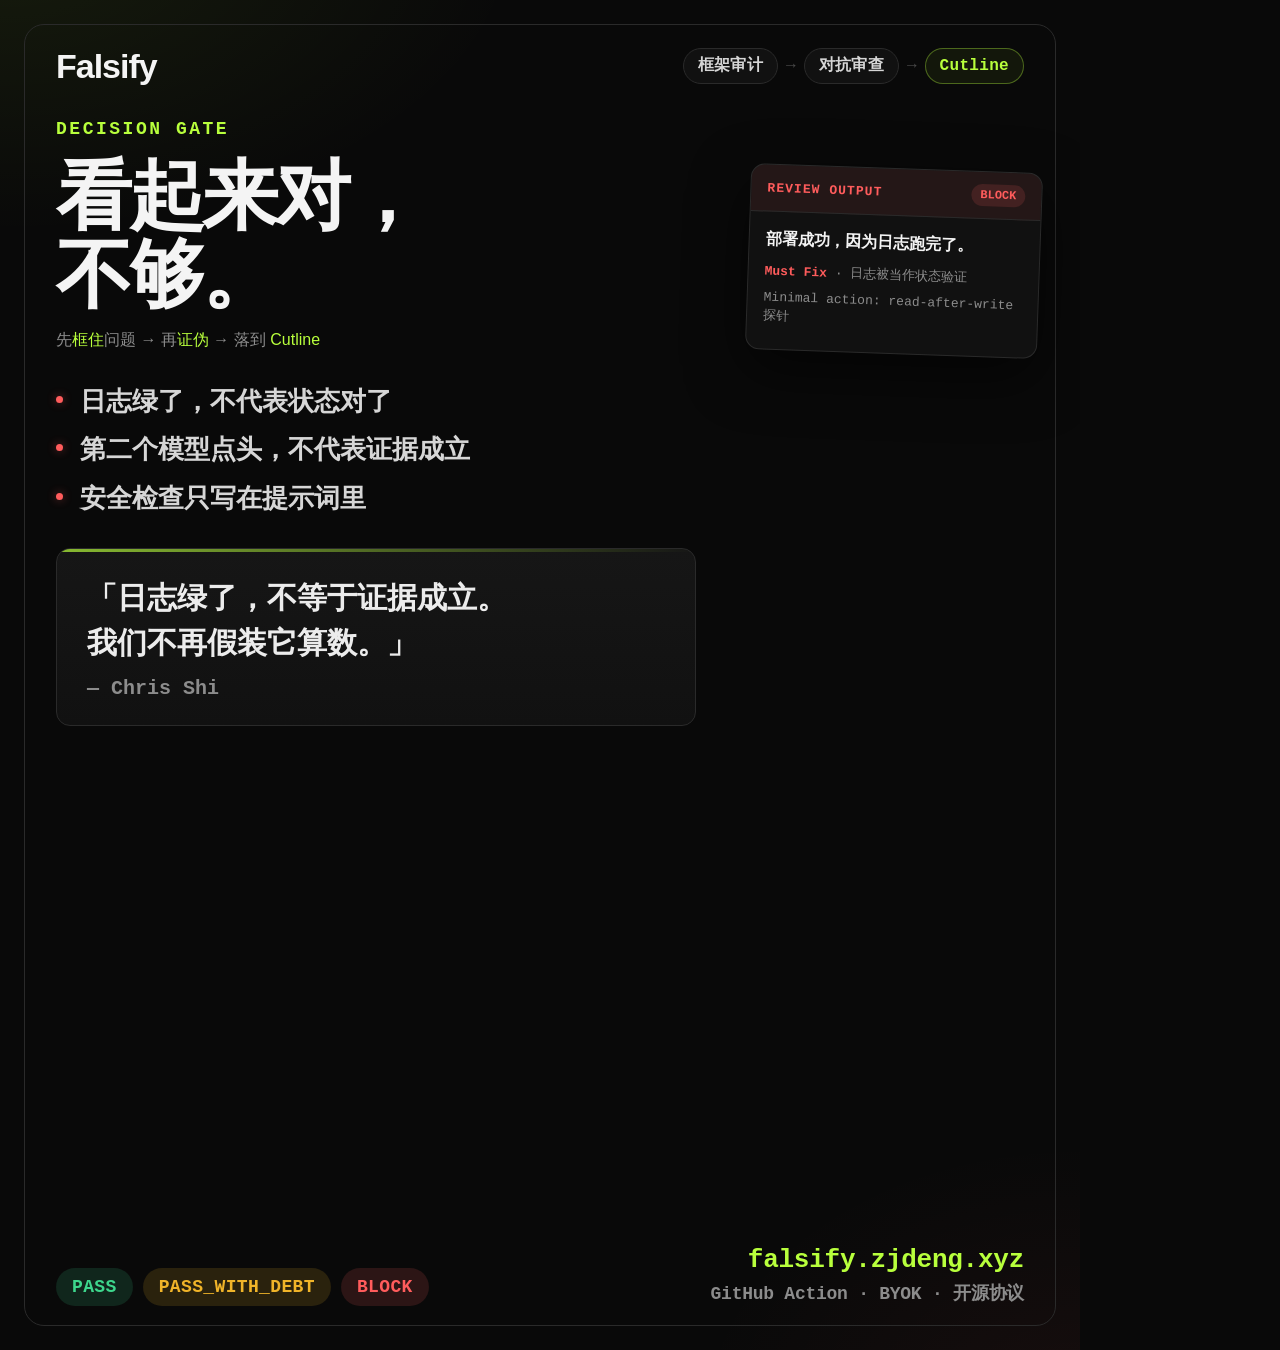
<file: assets/moments-wechat-v1.html>
<!doctype html>
<!-- 朋友圈配图 · 1080×1350。重新生成：py assets/make-moments-card.py -->
<html lang="zh-CN">
<head>
<meta charset="utf-8">
<style>
  * { margin: 0; padding: 0; box-sizing: border-box; }
  html, body {
    width: 1080px; height: 1350px; overflow: hidden;
    font-family: "PingFang SC", "Microsoft YaHei", "Segoe UI", sans-serif;
    background: #090909;
    color: #f4f4f4;
  }
  .card {
    width: 1080px; height: 1350px;
    padding: 48px 56px 44px;
    display: flex; flex-direction: column;
    position: relative;
    background:
      radial-gradient(900px 520px at 0% -5%, rgba(184,255,60,.08) 0%, transparent 58%),
      radial-gradient(700px 500px at 100% 105%, rgba(255,92,92,.06) 0%, transparent 55%),
      #090909;
  }
  .card::before {
    content: "";
    position: absolute; inset: 24px;
    border: 1px solid #2a2a2a;
    border-radius: 20px;
    pointer-events: none;
  }
  .top {
    display: flex; align-items: center; justify-content: space-between;
    margin-bottom: 36px;
    position: relative; z-index: 2;
  }
  .brand {
    font: 800 34px/1 "Inter", "Segoe UI", sans-serif;
    letter-spacing: -.03em;
  }
  .layer-row { display: flex; align-items: center; gap: 8px; }
  .layer-chip {
    font: 700 16px/1 "IBM Plex Mono", Consolas, monospace;
    letter-spacing: .02em;
    padding: 9px 14px;
    border-radius: 999px;
    border: 1px solid #2a2a2a;
    color: #d6d6d6;
    background: #111;
  }
  .layer-chip.accent {
    border-color: rgba(184,255,60,.35);
    color: #b8ff3c;
    background: rgba(184,255,60,.06);
  }
  .layer-arrow { color: #4a4a4a; font: 700 16px/1 monospace; }
  .hero {
    flex: 0 0 auto;
    position: relative; z-index: 2;
    max-width: 640px;
  }
  .tag {
    font: 600 18px/1 "IBM Plex Mono", Consolas, monospace;
    letter-spacing: .14em;
    text-transform: uppercase;
    color: #b8ff3c;
    margin-bottom: 18px;
  }
  h1 {
    font-size: 76px;
    line-height: 1.04;
    letter-spacing: -.04em;
    font-weight: 800;
    margin-bottom: 16px;
  }
  .flow {
    font: 600 22px/1.4 var(--font, inherit);
    color: #8c8c8c;
    margin-bottom: 32px;
  }
  .flow em { font-style: normal; color: #b8ff3c; }
  .pain {
    display: flex; flex-direction: column; gap: 12px;
    margin-bottom: 32px;
  }
  .pain li {
    list-style: none;
    font-size: 26px;
    line-height: 1.4;
    color: #d6d6d6;
    font-weight: 600;
    padding-left: 24px;
    position: relative;
  }
  .pain li::before {
    content: "";
    position: absolute; left: 0; top: 13px;
    width: 7px; height: 7px; border-radius: 50%;
    background: #ff5c5c;
    box-shadow: 0 0 10px rgba(255,92,92,.45);
  }
  .quote-box {
    padding: 26px 30px;
    border-radius: 14px;
    border: 1px solid #2a2a2a;
    background: linear-gradient(180deg, #161616 0%, #111 100%);
    position: relative;
    overflow: hidden;
  }
  .quote-box::before {
    content: "";
    position: absolute; top: 0; left: 0; right: 0; height: 3px;
    background: linear-gradient(90deg, rgba(184,255,60,.7), transparent);
  }
  .quote-box p {
    font-size: 30px;
    line-height: 1.5;
    color: #ececec;
    font-weight: 600;
  }
  .quote-box cite {
    display: block;
    margin-top: 14px;
    font: 600 20px/1 "IBM Plex Mono", Consolas, monospace;
    color: #8c8c8c;
    font-style: normal;
  }
  .spacer { flex: 1; min-height: 12px; }
  .bottom {
    display: flex; align-items: flex-end; justify-content: space-between;
    gap: 20px;
    position: relative; z-index: 2;
    padding-top: 20px;
  }
  .verdicts { display: flex; gap: 10px; flex-wrap: wrap; }
  .v {
    font: 700 18px/1 "IBM Plex Mono", Consolas, monospace;
    padding: 10px 16px;
    border-radius: 999px;
    letter-spacing: .02em;
  }
  .v.pass { background: rgba(61,214,140,.14); color: #3dd68c; }
  .v.debt { background: rgba(240,180,41,.14); color: #f0b429; }
  .v.block { background: rgba(255,92,92,.14); color: #ff5c5c; }
  .url {
    text-align: right;
    font: 700 26px/1.2 "IBM Plex Mono", Consolas, monospace;
    color: #b8ff3c;
    letter-spacing: -.01em;
  }
  .url small {
    display: block;
    margin-top: 8px;
    font-size: 18px;
    font-weight: 600;
    color: #8c8c8c;
  }
  .preview {
    position: absolute;
    right: 40px; top: 168px;
    width: 292px;
    border: 1px solid #2a2a2a;
    border-radius: 14px;
    background: #111;
    box-shadow: 0 20px 56px rgba(0,0,0,.55);
    overflow: hidden;
    transform: rotate(2deg);
    z-index: 1;
  }
  .preview-bar {
    display: flex; align-items: center; justify-content: space-between;
    padding: 12px 16px;
    border-bottom: 1px solid #2a2a2a;
    background: rgba(255,92,92,.08);
  }
  .preview-bar span {
    font: 700 13px/1 "IBM Plex Mono", Consolas, monospace;
    letter-spacing: .08em;
    text-transform: uppercase;
    color: #ff5c5c;
  }
  .badge-block {
    font: 700 12px/1 "IBM Plex Mono", Consolas, monospace;
    padding: 5px 9px;
    border-radius: 999px;
    background: rgba(255,92,92,.14);
    color: #ff5c5c;
  }
  .preview-body { padding: 16px; }
  .preview-title {
    font-size: 16px; font-weight: 700; color: #f4f4f4;
    line-height: 1.4; margin-bottom: 12px;
  }
  .preview-line {
    font: 13px/1.5 "IBM Plex Mono", Consolas, monospace;
    color: #8c8c8c;
    margin-bottom: 6px;
  }
  .preview-line strong { color: #ff5c5c; }
</style>
</head>
<body>
  <div class="card">
    <div class="top">
      <div class="brand">Falsify</div>
      <div class="layer-row">
        <div class="layer-chip">框架审计</div>
        <span class="layer-arrow">→</span>
        <div class="layer-chip">对抗审查</div>
        <span class="layer-arrow">→</span>
        <div class="layer-chip accent">Cutline</div>
      </div>
    </div>

    <div class="preview" aria-hidden="true">
      <div class="preview-bar">
        <span>Review output</span>
        <div class="badge-block">BLOCK</div>
      </div>
      <div class="preview-body">
        <div class="preview-title">部署成功，因为日志跑完了。</div>
        <div class="preview-line"><strong>Must Fix</strong> · 日志被当作状态验证</div>
        <div class="preview-line">Minimal action: read-after-write 探针</div>
      </div>
    </div>

    <div class="hero">
      <div class="tag">Decision gate</div>
      <h1>看起来对，<br>不够。</h1>
      <p class="flow">先<em>框住</em>问题 → 再<em>证伪</em> → 落到 <em>Cutline</em></p>
      <ul class="pain">
        <li>日志绿了，不代表状态对了</li>
        <li>第二个模型点头，不代表证据成立</li>
        <li>安全检查只写在提示词里</li>
      </ul>
      <div class="quote-box">
        <p>「日志绿了，不等于证据成立。<br>我们不再假装它算数。」</p>
        <cite>— Chris Shi</cite>
      </div>
    </div>

    <div class="spacer"></div>

    <div class="bottom">
      <div class="verdicts">
        <div class="v pass">PASS</div>
        <div class="v debt">PASS_WITH_DEBT</div>
        <div class="v block">BLOCK</div>
      </div>
      <div class="url">
        falsify.zjdeng.xyz
        <small>GitHub Action · BYOK · 开源协议</small>
      </div>
    </div>
  </div>
</body>
</html>
</file>
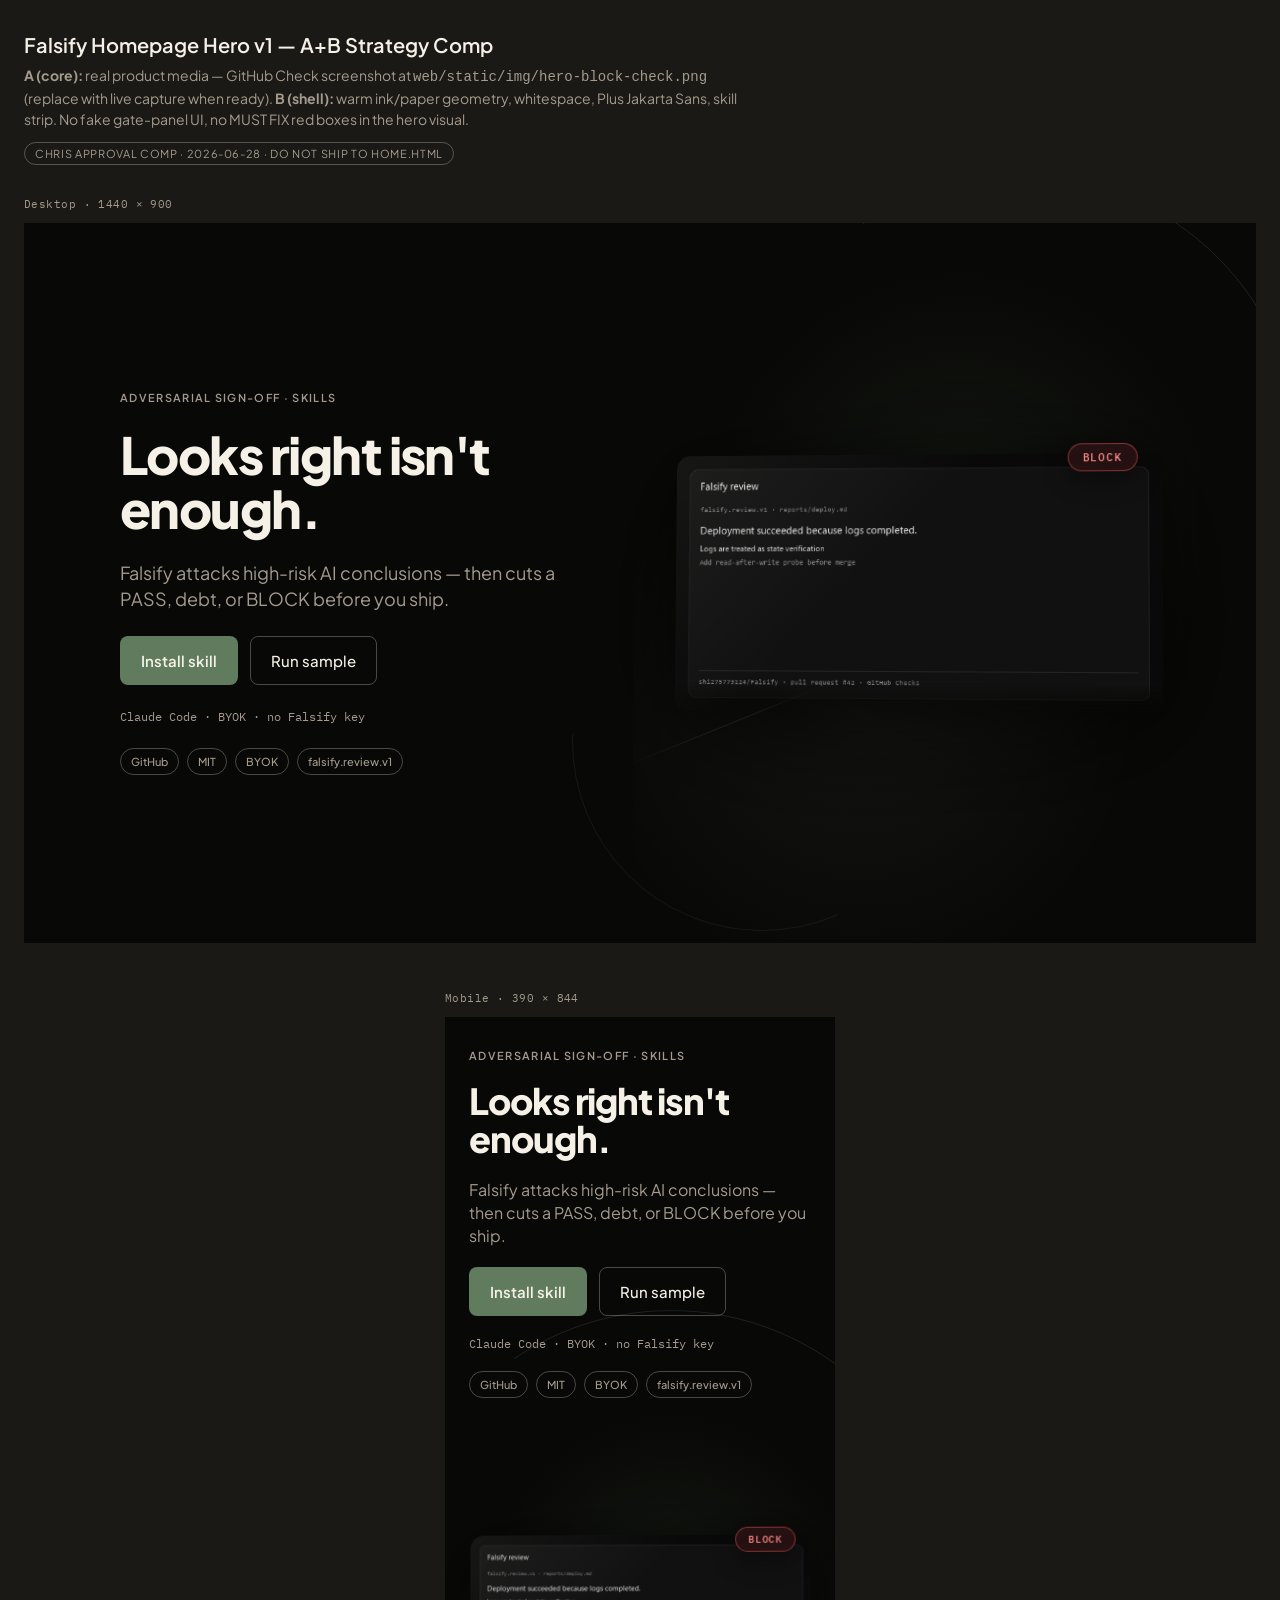
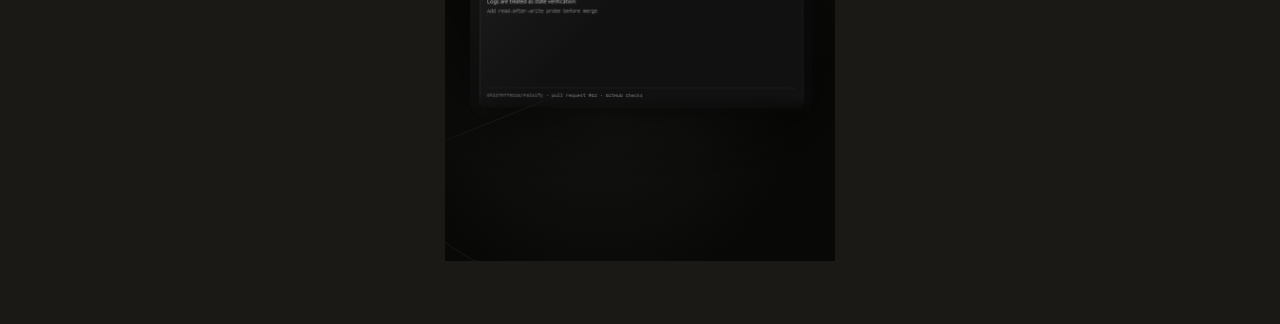
<file: design/hero-v1-ab-comp.html>
﻿<!DOCTYPE html>
<html lang="en">
<head>
  <meta charset="utf-8">
  <meta name="viewport" content="width=device-width, initial-scale=1">
  <title>Falsify Homepage Hero v1 — A+B Comp</title>
  <link rel="preconnect" href="https://fonts.googleapis.com">
  <link rel="preconnect" href="https://fonts.gstatic.com" crossorigin>
  <link href="https://fonts.googleapis.com/css2?family=IBM+Plex+Mono:wght@400;500&family=Plus+Jakarta+Sans:wght@400;500;600;800&display=swap" rel="stylesheet">
  <style>
    :root {
      --graphite-950: #080806;
      --graphite-900: #10100d;
      --graphite-850: #171713;
      --paper-50: #f6f1e7;
      --paper-100: #eee6d8;
      --text-on-dark: #f6f1e7;
      --text-muted: #a49b8d;
      --line-dark: rgba(246, 241, 231, 0.14);
      --line-dark-strong: rgba(246, 241, 231, 0.28);
      --pass-green: #607b5d;
      --radius: 8px;
      --font-sans: "Plus Jakarta Sans", -apple-system, BlinkMacSystemFont, "Segoe UI", sans-serif;
      --font-mono: "IBM Plex Mono", "SFMono-Regular", Consolas, monospace;
    }

    * { box-sizing: border-box; margin: 0; padding: 0; }

    body {
      font-family: var(--font-sans);
      background: #1a1916;
      color: var(--text-on-dark);
      padding: 32px 24px 64px;
    }

    .doc-header {
      max-width: 1240px;
      margin: 0 auto 32px;
    }

    .doc-header h1 {
      font-size: 20px;
      font-weight: 600;
      margin-bottom: 8px;
    }

    .doc-header p {
      font-size: 14px;
      color: var(--text-muted);
      line-height: 1.5;
      max-width: 72ch;
    }

    .doc-header .tag {
      display: inline-block;
      margin-top: 12px;
      padding: 4px 10px;
      border: 1px solid var(--line-dark-strong);
      border-radius: 999px;
      font-size: 11px;
      letter-spacing: 0.06em;
      text-transform: uppercase;
      color: var(--text-muted);
    }

    .artboards {
      display: flex;
      flex-direction: column;
      gap: 48px;
      align-items: center;
    }

    .artboard-wrap {
      display: flex;
      flex-direction: column;
      gap: 12px;
    }

    .artboard-label {
      font-family: var(--font-mono);
      font-size: 11px;
      color: var(--text-muted);
      letter-spacing: 0.04em;
    }

    .hero {
      position: relative;
      overflow: hidden;
      background: var(--graphite-950);
      display: grid;
      align-items: center;
    }

    .hero--desktop {
      width: 1440px;
      height: 900px;
      grid-template-columns: minmax(0, 1fr) minmax(0, 1fr);
      gap: 64px;
      padding: 72px 96px;
    }

    .hero--mobile {
      width: 390px;
      height: 844px;
      grid-template-columns: 1fr;
      grid-template-rows: auto 1fr;
      gap: 32px;
      padding: 32px 24px 40px;
    }

    .hero-copy {
      position: relative;
      z-index: 2;
      display: flex;
      flex-direction: column;
      gap: 24px;
      max-width: 520px;
    }

    .hero--mobile .hero-copy {
      max-width: none;
      gap: 20px;
    }

    .eyebrow {
      font-size: 11px;
      font-weight: 600;
      letter-spacing: 0.12em;
      text-transform: uppercase;
      color: var(--text-muted);
    }

    .h1 {
      font-size: clamp(36px, 4vw, 56px);
      font-weight: 800;
      line-height: 1.05;
      letter-spacing: -0.03em;
      color: var(--text-on-dark);
    }

    .hero--mobile .h1 { font-size: 36px; }

    .sub {
      font-size: 18px;
      line-height: 1.45;
      color: var(--text-muted);
      max-width: 46ch;
    }

    .hero--mobile .sub { font-size: 16px; }

    .cta-row {
      display: flex;
      flex-wrap: wrap;
      gap: 12px;
    }

    .btn {
      display: inline-flex;
      align-items: center;
      justify-content: center;
      padding: 14px 20px;
      border-radius: var(--radius);
      font-size: 15px;
      font-weight: 600;
      text-decoration: none;
      border: 1px solid transparent;
      cursor: default;
    }

    .btn--primary {
      background: var(--pass-green);
      color: var(--paper-50);
    }

    .btn--secondary {
      background: transparent;
      color: var(--text-on-dark);
      border-color: var(--line-dark-strong);
      font-weight: 500;
    }

    .skill-note {
      font-family: var(--font-mono);
      font-size: 12px;
      color: var(--text-muted);
    }

    .chips {
      display: flex;
      flex-wrap: wrap;
      gap: 8px;
    }

    .chip {
      padding: 6px 10px;
      border: 1px solid var(--line-dark-strong);
      border-radius: 999px;
      font-size: 11px;
      font-weight: 500;
      color: var(--text-muted);
    }

    /* ── Right column only: product-in-scene visual ── */
    .hero-visual {
      position: relative;
      z-index: 1;
      min-height: 0;
      display: flex;
      align-items: center;
      justify-content: center;
      align-self: stretch;
    }

    .hero--mobile .hero-visual {
      min-height: 320px;
    }

    .product-scene {
      position: relative;
      width: 100%;
      max-width: 640px;
      height: 100%;
      min-height: 520px;
      display: flex;
      align-items: center;
      justify-content: center;
      overflow: visible;
    }

    .hero--mobile .product-scene {
      max-width: none;
      min-height: 300px;
    }

    .scene-void {
      position: absolute;
      inset: -12% -8%;
      pointer-events: none;
      background:
        radial-gradient(ellipse 72% 58% at 58% 42%, rgba(96, 123, 93, 0.14) 0%, transparent 62%),
        radial-gradient(ellipse 90% 70% at 40% 68%, rgba(246, 241, 231, 0.05) 0%, transparent 55%);
    }

    .scene-geo {
      position: absolute;
      pointer-events: none;
      border-radius: 50%;
    }

    .scene-geo--arc-a {
      width: 560px;
      height: 560px;
      top: -120px;
      right: -140px;
      border: 1.5px solid rgba(246, 241, 231, 0.1);
      clip-path: inset(0 0 52% 22%);
    }

    .scene-geo--arc-b {
      width: 380px;
      height: 380px;
      bottom: -60px;
      left: -100px;
      border: 1px solid rgba(246, 241, 231, 0.06);
      clip-path: inset(48% 30% 0 0);
    }

    .scene-geo--line {
      width: 320px;
      height: 1px;
      bottom: 18%;
      left: -48px;
      border-radius: 0;
      background: linear-gradient(90deg, transparent, rgba(246, 241, 231, 0.14) 40%, transparent);
      transform: rotate(-22deg);
      transform-origin: left center;
    }

    .product-card {
      position: relative;
      z-index: 2;
      width: min(100%, 580px);
      transform: perspective(1200px) rotateY(-4deg) rotateX(2deg);
      transform-origin: center center;
      filter: drop-shadow(0 32px 64px rgba(0, 0, 0, 0.55))
              drop-shadow(0 8px 24px rgba(0, 0, 0, 0.35));
    }

    .hero--mobile .product-card {
      width: 100%;
      transform: perspective(900px) rotateY(-2deg) rotateX(1deg);
      filter: drop-shadow(0 20px 40px rgba(0, 0, 0, 0.5))
              drop-shadow(0 6px 16px rgba(0, 0, 0, 0.3));
    }

    .product-card__clip {
      border-radius: 14px;
      overflow: hidden;
      background: var(--graphite-900);
      mask-image: linear-gradient(180deg, #000 88%, transparent 100%);
    }

    .product-card__clip img {
      display: block;
      width: 100%;
      height: auto;
      vertical-align: middle;
    }

    .product-card__sheen {
      position: absolute;
      inset: 0;
      border-radius: 14px;
      pointer-events: none;
      background: linear-gradient(
        135deg,
        rgba(246, 241, 231, 0.06) 0%,
        transparent 42%,
        transparent 100%
      );
    }

    .float-badge {
      position: absolute;
      top: -10px;
      right: 24px;
      z-index: 4;
      padding: 6px 14px;
      border-radius: 999px;
      font-family: var(--font-mono);
      font-size: 11px;
      font-weight: 500;
      letter-spacing: 0.08em;
      color: #ff8a8a;
      background: rgba(40, 18, 18, 0.92);
      border: 1px solid rgba(255, 92, 92, 0.45);
      box-shadow: 0 8px 24px rgba(0, 0, 0, 0.4);
      transform: translateZ(20px);
    }

    .hero--mobile .float-badge {
      top: -8px;
      right: 16px;
      font-size: 10px;
      padding: 5px 12px;
    }

    @media (max-width: 1500px) {
      .hero--desktop {
        width: min(1440px, 100%);
        height: auto;
        min-height: 720px;
      }
    }
  </style>
</head>
<body>
  <header class="doc-header">
    <h1>Falsify Homepage Hero v1 — A+B Strategy Comp</h1>
    <p>
      <strong>A (core):</strong> real product media — GitHub Check screenshot at
      <code>web/static/img/hero-block-check.png</code> (replace with live capture when ready).
      <strong>B (shell):</strong> warm ink/paper geometry, whitespace, Plus Jakarta Sans, skill strip.
      No fake gate-panel UI, no MUST FIX red boxes in the hero visual.
    </p>
    <span class="tag">Chris approval comp · 2026-06-28 · do not ship to home.html</span>
  </header>

  <div class="artboards">
    <section class="artboard-wrap">
      <span class="artboard-label">Desktop · 1440 × 900</span>
      <div class="hero hero--desktop">
        <div class="hero-copy">
          <p class="eyebrow">Adversarial sign-off · Skills</p>
          <h2 class="h1">Looks right isn't enough.</h2>
          <p class="sub">Falsify attacks high-risk AI conclusions — then cuts a PASS, debt, or BLOCK before you ship.</p>
          <div class="cta-row">
            <a class="btn btn--primary" href="/docs/17-skills.md">Install skill</a>
            <a class="btn btn--secondary" href="#try">Run sample</a>
          </div>
          <p class="skill-note">Claude Code · BYOK · no Falsify key</p>
          <div class="chips">
            <span class="chip">GitHub</span>
            <span class="chip">MIT</span>
            <span class="chip">BYOK</span>
            <span class="chip">falsify.review.v1</span>
          </div>
        </div>
        <div class="hero-visual">
          <div class="product-scene">
            <div class="scene-void" aria-hidden="true"></div>
            <div class="scene-geo scene-geo--arc-a" aria-hidden="true"></div>
            <div class="scene-geo scene-geo--arc-b" aria-hidden="true"></div>
            <div class="scene-geo scene-geo--line" aria-hidden="true"></div>
            <figure class="product-card">
              <span class="float-badge" aria-hidden="true">BLOCK</span>
              <div class="product-card__clip">
                <img src="hero-block-check.png" width="720" height="380" alt="Falsify GitHub Check — BLOCK verdict on deploy report">
              </div>
              <div class="product-card__sheen" aria-hidden="true"></div>
            </figure>
          </div>
        </div>
      </div>
    </section>

    <section class="artboard-wrap">
      <span class="artboard-label">Mobile · 390 × 844</span>
      <div class="hero hero--mobile">
        <div class="hero-copy">
          <p class="eyebrow">Adversarial sign-off · Skills</p>
          <h2 class="h1">Looks right isn't enough.</h2>
          <p class="sub">Falsify attacks high-risk AI conclusions — then cuts a PASS, debt, or BLOCK before you ship.</p>
          <div class="cta-row">
            <a class="btn btn--primary" href="/docs/17-skills.md">Install skill</a>
            <a class="btn btn--secondary" href="#try">Run sample</a>
          </div>
          <p class="skill-note">Claude Code · BYOK · no Falsify key</p>
          <div class="chips">
            <span class="chip">GitHub</span>
            <span class="chip">MIT</span>
            <span class="chip">BYOK</span>
            <span class="chip">falsify.review.v1</span>
          </div>
        </div>
        <div class="hero-visual">
          <div class="product-scene">
            <div class="scene-void" aria-hidden="true"></div>
            <div class="scene-geo scene-geo--arc-a" aria-hidden="true"></div>
            <div class="scene-geo scene-geo--arc-b" aria-hidden="true"></div>
            <div class="scene-geo scene-geo--line" aria-hidden="true"></div>
            <figure class="product-card">
              <span class="float-badge" aria-hidden="true">BLOCK</span>
              <div class="product-card__clip">
                <img src="hero-block-check.png" width="720" height="380" alt="Falsify GitHub Check — BLOCK verdict on deploy report">
              </div>
              <div class="product-card__sheen" aria-hidden="true"></div>
            </figure>
          </div>
        </div>
      </div>
    </section>
  </div>
</body>
</html>
</file>
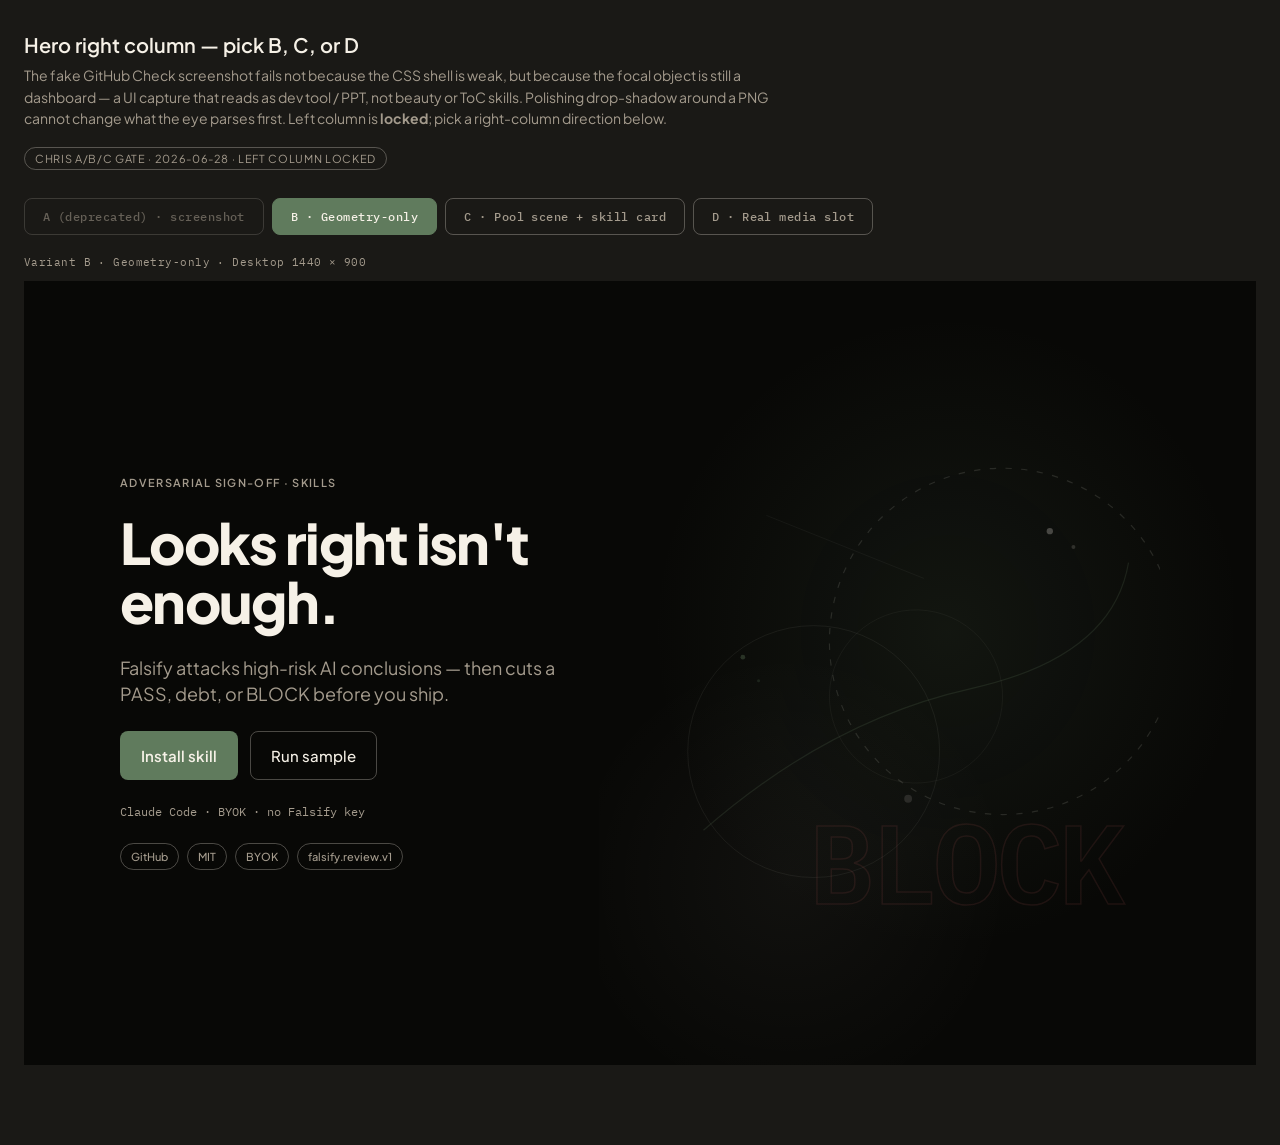
<file: design/hero-v1-variants-bcd.html>
<!DOCTYPE html>
<html lang="en">
<head>
  <meta charset="utf-8">
  <meta name="viewport" content="width=device-width, initial-scale=1">
  <title>Falsify Hero — Right Column Variants B / C / D</title>
  <link rel="preconnect" href="https://fonts.googleapis.com">
  <link rel="preconnect" href="https://fonts.gstatic.com" crossorigin>
  <link href="https://fonts.googleapis.com/css2?family=IBM+Plex+Mono:wght@400;500;600&family=Plus+Jakarta+Sans:wght@400;500;600;800&display=swap" rel="stylesheet">
  <style>
    :root {
      --graphite-950: #080806;
      --graphite-900: #10100d;
      --graphite-850: #171713;
      --paper-50: #f6f1e7;
      --paper-100: #eee6d8;
      --text-on-dark: #f6f1e7;
      --text-muted: #a49b8d;
      --line-dark: rgba(246, 241, 231, 0.14);
      --line-dark-strong: rgba(246, 241, 231, 0.28);
      --pass-green: #607b5d;
      --critical-red: #c45c5c;
      --radius: 8px;
      --font-sans: "Plus Jakarta Sans", -apple-system, BlinkMacSystemFont, "Segoe UI", sans-serif;
      --font-mono: "IBM Plex Mono", "SFMono-Regular", Consolas, monospace;
    }

    * { box-sizing: border-box; margin: 0; padding: 0; }

    body {
      font-family: var(--font-sans);
      background: #1a1916;
      color: var(--text-on-dark);
      padding: 32px 24px 80px;
    }

    .doc-header {
      max-width: 1440px;
      margin: 0 auto 28px;
    }

    .doc-header h1 {
      font-size: 20px;
      font-weight: 600;
      margin-bottom: 8px;
    }

    .doc-header .diagnosis {
      font-size: 14px;
      color: var(--text-muted);
      line-height: 1.55;
      max-width: 78ch;
      margin-bottom: 16px;
    }

    .doc-header .tag {
      display: inline-block;
      padding: 4px 10px;
      border: 1px solid var(--line-dark-strong);
      border-radius: 999px;
      font-size: 11px;
      letter-spacing: 0.06em;
      text-transform: uppercase;
      color: var(--text-muted);
    }

    .variant-tabs {
      display: flex;
      flex-wrap: wrap;
      gap: 8px;
      max-width: 1440px;
      margin: 0 auto 20px;
    }

    .variant-tab {
      padding: 10px 18px;
      border: 1px solid var(--line-dark-strong);
      border-radius: var(--radius);
      background: transparent;
      color: var(--text-muted);
      font-family: var(--font-mono);
      font-size: 12px;
      font-weight: 500;
      letter-spacing: 0.04em;
      cursor: pointer;
      transition: border-color 0.15s, color 0.15s, background 0.15s;
    }

    .variant-tab:hover {
      border-color: var(--text-muted);
      color: var(--text-on-dark);
    }

    .variant-tab.is-active {
      background: var(--pass-green);
      border-color: var(--pass-green);
      color: var(--paper-50);
    }

    .variant-tab--deprecated {
      opacity: 0.55;
    }

    .variant-panel { display: none; }
    .variant-panel.is-active { display: block; }

    .artboard-wrap {
      max-width: 1440px;
      margin: 0 auto;
      display: flex;
      flex-direction: column;
      gap: 12px;
    }

    .artboard-label {
      font-family: var(--font-mono);
      font-size: 11px;
      color: var(--text-muted);
      letter-spacing: 0.04em;
    }

    .hero {
      position: relative;
      overflow: hidden;
      background: var(--graphite-950);
      display: grid;
      align-items: center;
      width: 1440px;
      max-width: 100%;
      height: 900px;
      grid-template-columns: minmax(0, 1fr) minmax(0, 1fr);
      gap: 64px;
      padding: 72px 96px;
    }

    .hero-copy {
      position: relative;
      z-index: 2;
      display: flex;
      flex-direction: column;
      gap: 24px;
      max-width: 520px;
    }

    .eyebrow {
      font-size: 11px;
      font-weight: 600;
      letter-spacing: 0.12em;
      text-transform: uppercase;
      color: var(--text-muted);
    }

    .h1 {
      font-size: 56px;
      font-weight: 800;
      line-height: 1.05;
      letter-spacing: -0.03em;
      color: var(--text-on-dark);
    }

    .sub {
      font-size: 18px;
      line-height: 1.45;
      color: var(--text-muted);
      max-width: 46ch;
    }

    .cta-row { display: flex; flex-wrap: wrap; gap: 12px; }

    .btn {
      display: inline-flex;
      align-items: center;
      justify-content: center;
      padding: 14px 20px;
      border-radius: var(--radius);
      font-size: 15px;
      font-weight: 600;
      text-decoration: none;
      border: 1px solid transparent;
      cursor: default;
    }

    .btn--primary { background: var(--pass-green); color: var(--paper-50); }
    .btn--secondary {
      background: transparent;
      color: var(--text-on-dark);
      border-color: var(--line-dark-strong);
      font-weight: 500;
    }

    .skill-note {
      font-family: var(--font-mono);
      font-size: 12px;
      color: var(--text-muted);
    }

    .chips { display: flex; flex-wrap: wrap; gap: 8px; }

    .chip {
      padding: 6px 10px;
      border: 1px solid var(--line-dark-strong);
      border-radius: 999px;
      font-size: 11px;
      font-weight: 500;
      color: var(--text-muted);
    }

    .hero-visual {
      position: relative;
      z-index: 1;
      min-height: 0;
      align-self: stretch;
      display: flex;
      align-items: center;
      justify-content: center;
    }

    /* ── Variant B: Geometry-only ── */
    .viz-b {
      position: relative;
      width: 100%;
      height: 100%;
      min-height: 640px;
      display: flex;
      align-items: center;
      justify-content: center;
    }

    .viz-b__void {
      position: absolute;
      inset: -15%;
      background:
        radial-gradient(ellipse 80% 65% at 55% 45%, rgba(96, 123, 93, 0.12) 0%, transparent 58%),
        radial-gradient(ellipse 70% 55% at 30% 75%, rgba(246, 241, 231, 0.04) 0%, transparent 50%);
      animation: void-breathe 12s ease-in-out infinite alternate;
    }

    @keyframes void-breathe {
      from { opacity: 0.85; transform: scale(1); }
      to { opacity: 1; transform: scale(1.03); }
    }

    .viz-b__svg {
      position: relative;
      width: 100%;
      max-width: 620px;
      height: auto;
      z-index: 1;
    }

    .viz-b__arc-a {
      transform-origin: 420px 280px;
      animation: arc-drift-a 18s ease-in-out infinite alternate;
    }

    .viz-b__arc-b {
      transform-origin: 180px 420px;
      animation: arc-drift-b 22s ease-in-out infinite alternate;
    }

    .viz-b__dots {
      animation: dots-pulse 8s ease-in-out infinite;
    }

    @keyframes arc-drift-a {
      from { transform: rotate(-2deg); }
      to { transform: rotate(4deg); }
    }

    @keyframes arc-drift-b {
      from { transform: rotate(3deg) translateY(0); }
      to { transform: rotate(-1deg) translateY(-8px); }
    }

    @keyframes dots-pulse {
      0%, 100% { opacity: 0.35; }
      50% { opacity: 0.65; }
    }

    .viz-b__stamp {
      position: absolute;
      bottom: 12%;
      right: 8%;
      z-index: 3;
      font-family: var(--font-mono);
      font-size: clamp(72px, 9vw, 112px);
      font-weight: 600;
      letter-spacing: -0.04em;
      line-height: 1;
      color: transparent;
      -webkit-text-stroke: 1.5px rgba(196, 92, 92, 0.55);
      opacity: 0.22;
      pointer-events: none;
      animation: stamp-glow 10s ease-in-out infinite;
    }

    @keyframes stamp-glow {
      0%, 70%, 100% { opacity: 0.18; transform: scale(1); }
      85% { opacity: 0.32; transform: scale(1.02); }
    }

    /* ── Variant C: Pool scene + skill card ── */
    .viz-c {
      position: relative;
      width: 100%;
      height: 100%;
      min-height: 640px;
      display: flex;
      align-items: center;
      justify-content: center;
    }

    .viz-c__scene {
      position: absolute;
      inset: -10% -5%;
      background:
        radial-gradient(ellipse 90% 70% at 50% 40%, rgba(238, 230, 216, 0.07) 0%, transparent 55%),
        radial-gradient(ellipse 60% 50% at 70% 80%, rgba(96, 123, 93, 0.1) 0%, transparent 50%),
        linear-gradient(165deg, #0c0c0a 0%, #12110e 45%, #0a0908 100%);
      animation: scene-shift 16s ease-in-out infinite alternate;
    }

    @keyframes scene-shift {
      from { filter: hue-rotate(0deg) brightness(1); }
      to { filter: hue-rotate(8deg) brightness(1.05); }
    }

    .viz-c__orb {
      position: absolute;
      border-radius: 50%;
      filter: blur(60px);
      pointer-events: none;
    }

    .viz-c__orb--a {
      width: 280px;
      height: 280px;
      top: 10%;
      right: 5%;
      background: rgba(96, 123, 93, 0.15);
      animation: orb-float-a 14s ease-in-out infinite alternate;
    }

    .viz-c__orb--b {
      width: 200px;
      height: 200px;
      bottom: 15%;
      left: 0;
      background: rgba(246, 241, 231, 0.06);
      animation: orb-float-b 18s ease-in-out infinite alternate;
    }

    @keyframes orb-float-a {
      from { transform: translate(0, 0); }
      to { transform: translate(-20px, 16px); }
    }

    @keyframes orb-float-b {
      from { transform: translate(0, 0); }
      to { transform: translate(24px, -12px); }
    }

    .skill-card {
      position: relative;
      z-index: 2;
      width: min(100%, 380px);
      padding: 28px 28px 24px;
      border-radius: 20px;
      background: linear-gradient(145deg, rgba(246, 241, 231, 0.97) 0%, rgba(238, 230, 216, 0.92) 100%);
      box-shadow:
        0 40px 80px rgba(0, 0, 0, 0.45),
        0 12px 32px rgba(0, 0, 0, 0.25),
        inset 0 1px 0 rgba(255, 255, 255, 0.5);
      transform: perspective(900px) rotateY(-6deg) rotateX(3deg) translateY(0);
      animation: card-float 6s ease-in-out infinite alternate;
    }

    @keyframes card-float {
      from { transform: perspective(900px) rotateY(-6deg) rotateX(3deg) translateY(0); }
      to { transform: perspective(900px) rotateY(-4deg) rotateX(2deg) translateY(-10px); }
    }

    .skill-card__host {
      display: flex;
      align-items: center;
      gap: 10px;
      margin-bottom: 20px;
    }

    .skill-card__icon {
      width: 36px;
      height: 36px;
      border-radius: 10px;
      background: var(--graphite-950);
      display: flex;
      align-items: center;
      justify-content: center;
      font-size: 16px;
    }

    .skill-card__host-label {
      font-size: 13px;
      font-weight: 600;
      color: var(--graphite-900);
    }

    .skill-card__host-sub {
      font-family: var(--font-mono);
      font-size: 10px;
      color: #8a8278;
      letter-spacing: 0.04em;
    }

    .skill-card__name {
      font-size: 22px;
      font-weight: 800;
      letter-spacing: -0.02em;
      color: var(--graphite-950);
      margin-bottom: 6px;
    }

    .skill-card__action {
      display: inline-flex;
      align-items: center;
      gap: 8px;
      margin-top: 18px;
      padding: 12px 18px;
      border-radius: 10px;
      background: var(--graphite-950);
      color: var(--paper-50);
      font-size: 14px;
      font-weight: 600;
    }

    .skill-card__action-dot {
      width: 8px;
      height: 8px;
      border-radius: 50%;
      background: var(--pass-green);
    }

    /* ── Variant D: Media slot ── */
    .viz-d {
      position: relative;
      width: 100%;
      height: 100%;
      min-height: 640px;
      border-radius: 16px;
      overflow: hidden;
    }

    .viz-d__gradient {
      position: absolute;
      inset: 0;
      background:
        linear-gradient(135deg, #0a0a08 0%, #141210 40%, #1a1814 100%);
    }

    .viz-d__gradient::before,
    .viz-d__gradient::after {
      content: "";
      position: absolute;
      inset: -50%;
      opacity: 0.5;
    }

    .viz-d__gradient::before {
      background: conic-gradient(from 200deg at 60% 40%,
        transparent 0deg,
        rgba(96, 123, 93, 0.25) 60deg,
        transparent 120deg,
        rgba(196, 92, 92, 0.12) 200deg,
        transparent 280deg);
      animation: gradient-spin 24s linear infinite;
    }

    .viz-d__gradient::after {
      background: radial-gradient(circle at 30% 70%, rgba(246, 241, 231, 0.08) 0%, transparent 45%);
      animation: gradient-pulse 8s ease-in-out infinite alternate;
    }

    @keyframes gradient-spin {
      to { transform: rotate(360deg); }
    }

    @keyframes gradient-pulse {
      from { opacity: 0.4; transform: scale(1); }
      to { opacity: 0.7; transform: scale(1.08); }
    }

    .viz-d__video-slot {
      position: absolute;
      inset: 0;
      object-fit: cover;
      width: 100%;
      height: 100%;
      opacity: 0;
      z-index: 1;
    }

    .viz-d__video-slot.has-src { opacity: 1; }

    .viz-d__poster {
      position: absolute;
      inset: 0;
      z-index: 2;
      display: flex;
      flex-direction: column;
      align-items: center;
      justify-content: center;
      gap: 20px;
      background: rgba(8, 8, 6, 0.35);
      transition: opacity 0.4s;
    }

    .viz-d__video-slot.has-src ~ .viz-d__poster { opacity: 0; pointer-events: none; }

    .viz-d__play {
      width: 72px;
      height: 72px;
      border-radius: 50%;
      border: 1.5px solid rgba(246, 241, 231, 0.35);
      display: flex;
      align-items: center;
      justify-content: center;
      background: rgba(246, 241, 231, 0.06);
      backdrop-filter: blur(8px);
    }

    .viz-d__play::after {
      content: "";
      margin-left: 4px;
      border-style: solid;
      border-width: 10px 0 10px 16px;
      border-color: transparent transparent transparent var(--paper-50);
    }

    .viz-d__overlay-title {
      font-size: clamp(28px, 3.5vw, 40px);
      font-weight: 800;
      letter-spacing: -0.03em;
      color: var(--text-on-dark);
      text-align: center;
    }

    .viz-d__overlay-title em {
      font-style: normal;
      color: var(--critical-red);
    }

    .viz-d__overlay-sub {
      font-family: var(--font-mono);
      font-size: 11px;
      letter-spacing: 0.08em;
      text-transform: uppercase;
      color: var(--text-muted);
    }

    .viz-d__drop-note {
      position: absolute;
      bottom: 16px;
      left: 16px;
      right: 16px;
      z-index: 3;
      padding: 10px 14px;
      border-radius: 8px;
      background: rgba(16, 16, 13, 0.85);
      border: 1px dashed var(--line-dark-strong);
      font-family: var(--font-mono);
      font-size: 10px;
      color: var(--text-muted);
      line-height: 1.45;
    }

    @media (prefers-reduced-motion: reduce) {
      .viz-b__void, .viz-b__arc-a, .viz-b__arc-b, .viz-b__dots, .viz-b__stamp,
      .viz-c__scene, .viz-c__orb--a, .viz-c__orb--b, .skill-card,
      .viz-d__gradient::before, .viz-d__gradient::after {
        animation: none !important;
      }
    }

    @media (max-width: 1500px) {
      .hero {
        width: min(1440px, 100%);
        height: auto;
        min-height: 720px;
      }
    }
  </style>
</head>
<body>
  <header class="doc-header">
    <h1>Hero right column — pick B, C, or D</h1>
    <p class="diagnosis">
      The fake GitHub Check screenshot fails not because the CSS shell is weak, but because the focal object is still a dashboard — a UI capture that reads as dev tool / PPT, not beauty or ToC skills. Polishing drop-shadow around a PNG cannot change what the eye parses first. Left column is <strong>locked</strong>; pick a right-column direction below.
    </p>
    <span class="tag">Chris A/B/C gate · 2026-06-28 · left column locked</span>
  </header>

  <nav class="variant-tabs" role="tablist" aria-label="Hero right column variants">
    <button type="button" class="variant-tab variant-tab--deprecated" data-variant="a" role="tab" aria-selected="false">
      A (deprecated) · screenshot
    </button>
    <button type="button" class="variant-tab is-active" data-variant="b" role="tab" aria-selected="true">
      B · Geometry-only
    </button>
    <button type="button" class="variant-tab" data-variant="c" role="tab" aria-selected="false">
      C · Pool scene + skill card
    </button>
    <button type="button" class="variant-tab" data-variant="d" role="tab" aria-selected="false">
      D · Real media slot
    </button>
  </nav>

  <!-- Variant B -->
  <section class="variant-panel is-active" id="panel-b" role="tabpanel" aria-labelledby="tab-b">
    <div class="artboard-wrap">
      <span class="artboard-label">Variant B · Geometry-only · Desktop 1440 × 900</span>
      <div class="hero">
        <div class="hero-copy">
          <p class="eyebrow">Adversarial sign-off · Skills</p>
          <h2 class="h1">Looks right isn't enough.</h2>
          <p class="sub">Falsify attacks high-risk AI conclusions — then cuts a PASS, debt, or BLOCK before you ship.</p>
          <div class="cta-row">
            <a class="btn btn--primary" href="/docs/17-skills.md">Install skill</a>
            <a class="btn btn--secondary" href="#try">Run sample</a>
          </div>
          <p class="skill-note">Claude Code · BYOK · no Falsify key</p>
          <div class="chips">
            <span class="chip">GitHub</span>
            <span class="chip">MIT</span>
            <span class="chip">BYOK</span>
            <span class="chip">falsify.review.v1</span>
          </div>
        </div>
        <div class="hero-visual">
          <div class="viz-b" aria-hidden="true">
            <div class="viz-b__void"></div>
            <svg class="viz-b__svg" viewBox="0 0 620 640" fill="none" xmlns="http://www.w3.org/2000/svg">
              <circle class="viz-b__arc-a" cx="420" cy="280" r="220" stroke="rgba(246,241,231,0.12)" stroke-width="1.5" fill="none" stroke-dasharray="8 12"/>
              <circle class="viz-b__arc-b" cx="180" cy="420" r="160" stroke="rgba(246,241,231,0.08)" stroke-width="1" fill="none"/>
              <path d="M 40 520 Q 200 380 380 340 T 580 180" stroke="rgba(96,123,93,0.2)" stroke-width="1.5" fill="none"/>
              <line x1="120" y1="120" x2="320" y2="200" stroke="rgba(246,241,231,0.06)" stroke-width="1"/>
              <g class="viz-b__dots">
                <circle cx="480" cy="140" r="4" fill="rgba(246,241,231,0.25)"/>
                <circle cx="510" cy="160" r="2.5" fill="rgba(246,241,231,0.15)"/>
                <circle cx="90" cy="300" r="3" fill="rgba(96,123,93,0.35)"/>
                <circle cx="110" cy="330" r="2" fill="rgba(96,123,93,0.2)"/>
                <circle cx="300" cy="480" r="5" fill="rgba(246,241,231,0.12)"/>
              </g>
              <rect x="200" y="240" width="220" height="220" rx="110" stroke="rgba(246,241,231,0.05)" stroke-width="1" fill="none" transform="rotate(-15 310 350)"/>
            </svg>
            <span class="viz-b__stamp">BLOCK</span>
          </div>
        </div>
      </div>
    </div>
  </section>

  <!-- Variant C -->
  <section class="variant-panel" id="panel-c" role="tabpanel" aria-labelledby="tab-c" hidden>
    <div class="artboard-wrap">
      <span class="artboard-label">Variant C · Pool scene + skill card · Desktop 1440 × 900</span>
      <div class="hero">
        <div class="hero-copy">
          <p class="eyebrow">Adversarial sign-off · Skills</p>
          <h2 class="h1">Looks right isn't enough.</h2>
          <p class="sub">Falsify attacks high-risk AI conclusions — then cuts a PASS, debt, or BLOCK before you ship.</p>
          <div class="cta-row">
            <a class="btn btn--primary" href="/docs/17-skills.md">Install skill</a>
            <a class="btn btn--secondary" href="#try">Run sample</a>
          </div>
          <p class="skill-note">Claude Code · BYOK · no Falsify key</p>
          <div class="chips">
            <span class="chip">GitHub</span>
            <span class="chip">MIT</span>
            <span class="chip">BYOK</span>
            <span class="chip">falsify.review.v1</span>
          </div>
        </div>
        <div class="hero-visual">
          <div class="viz-c">
            <div class="viz-c__scene" aria-hidden="true"></div>
            <div class="viz-c__orb viz-c__orb--a" aria-hidden="true"></div>
            <div class="viz-c__orb viz-c__orb--b" aria-hidden="true"></div>
            <article class="skill-card">
              <div class="skill-card__host">
                <div class="skill-card__icon" aria-hidden="true">⌘</div>
                <div>
                  <div class="skill-card__host-label">Claude Code</div>
                  <div class="skill-card__host-sub">Install skill</div>
                </div>
              </div>
              <h3 class="skill-card__name">Falsify</h3>
              <div class="skill-card__action">
                <span class="skill-card__action-dot" aria-hidden="true"></span>
                Add to workspace
              </div>
            </article>
          </div>
        </div>
      </div>
    </div>
  </section>

  <!-- Variant D -->
  <section class="variant-panel" id="panel-d" role="tabpanel" aria-labelledby="tab-d" hidden>
    <div class="artboard-wrap">
      <span class="artboard-label">Variant D · Real media slot · Desktop 1440 × 900</span>
      <div class="hero">
        <div class="hero-copy">
          <p class="eyebrow">Adversarial sign-off · Skills</p>
          <h2 class="h1">Looks right isn't enough.</h2>
          <p class="sub">Falsify attacks high-risk AI conclusions — then cuts a PASS, debt, or BLOCK before you ship.</p>
          <div class="cta-row">
            <a class="btn btn--primary" href="/docs/17-skills.md">Install skill</a>
            <a class="btn btn--secondary" href="#try">Run sample</a>
          </div>
          <p class="skill-note">Claude Code · BYOK · no Falsify key</p>
          <div class="chips">
            <span class="chip">GitHub</span>
            <span class="chip">MIT</span>
            <span class="chip">BYOK</span>
            <span class="chip">falsify.review.v1</span>
          </div>
        </div>
        <div class="hero-visual">
          <div class="viz-d">
            <div class="viz-d__gradient" aria-hidden="true"></div>
            <!-- Drop hero-demo.mp4 in design/ and uncomment src to enable -->
            <video class="viz-d__video-slot" muted loop playsinline poster=""
              aria-label="Falsify demo — attack to BLOCK"></video>
            <div class="viz-d__poster">
              <div class="viz-d__play" aria-hidden="true"></div>
              <p class="viz-d__overlay-title">Watch it <em>BLOCK</em></p>
              <p class="viz-d__overlay-sub">15s screen recording · coming soon</p>
            </div>
            <p class="viz-d__drop-note">
              Chris: drop <code>design/hero-demo.mp4</code> + set video src → poster hides automatically.
              Until then, animated gradient serves as static poster frame.
            </p>
          </div>
        </div>
      </div>
    </div>
  </section>

  <script>
    (function () {
      var tabs = document.querySelectorAll(".variant-tab");
      var panels = document.querySelectorAll(".variant-panel");

      function showVariant(id) {
        if (id === "a") {
          window.location.href = "hero-v1-ab-comp.html";
          return;
        }
        if (!["b", "c", "d"].includes(id)) id = "b";
        tabs.forEach(function (t) {
          var active = t.getAttribute("data-variant") === id;
          t.classList.toggle("is-active", active);
          t.setAttribute("aria-selected", active ? "true" : "false");
        });
        panels.forEach(function (p) {
          var show = p.id === "panel-" + id;
          p.classList.toggle("is-active", show);
          p.hidden = !show;
        });
        if (location.hash !== "#" + id) {
          history.replaceState(null, "", "#" + id);
        }
      }

      tabs.forEach(function (tab) {
        tab.addEventListener("click", function () {
          showVariant(tab.getAttribute("data-variant"));
        });
      });

      var hash = (location.hash || "#b").slice(1);
      showVariant(hash);
    })();
  </script>
</body>
</html>
</file>
